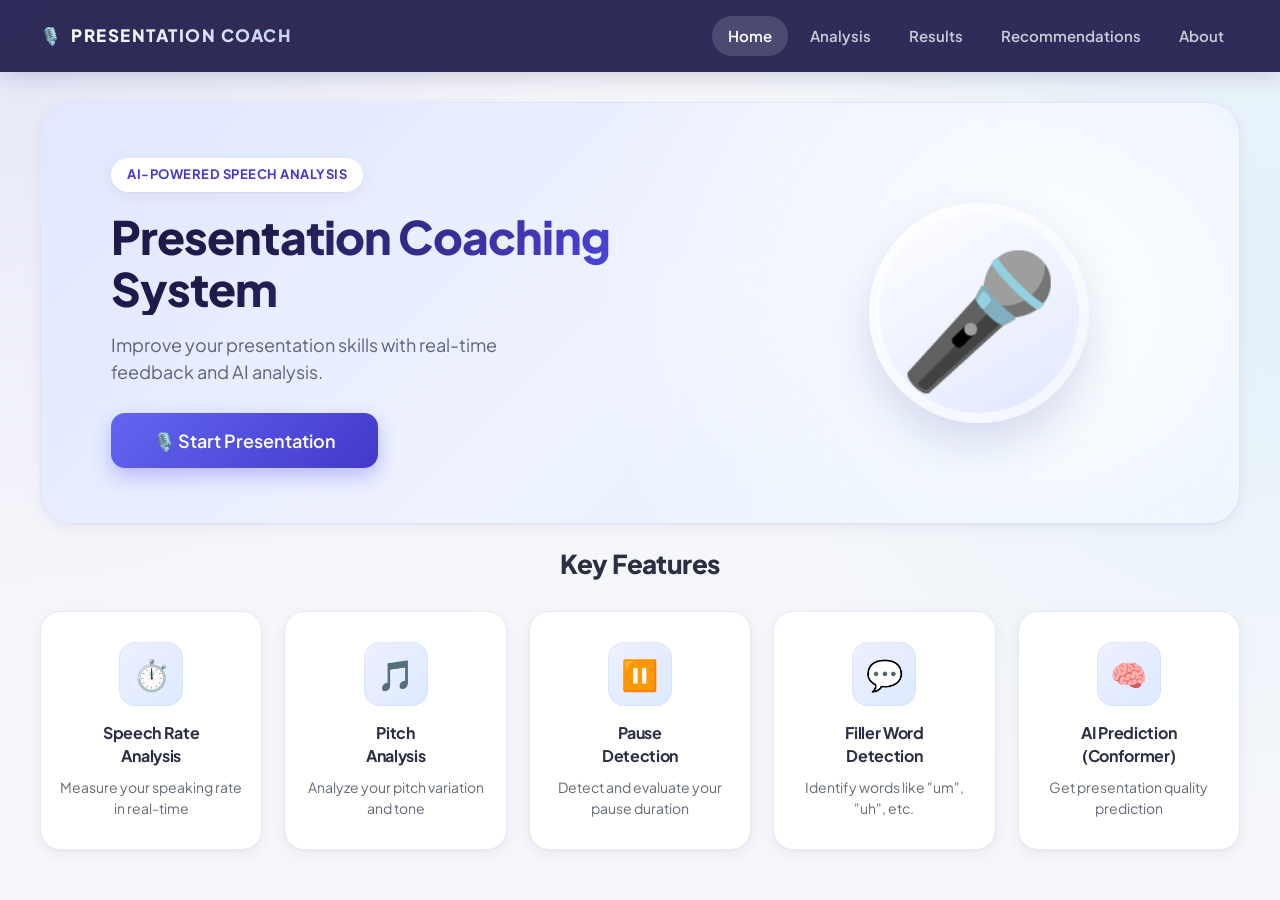
<file: frontend/index.html>
<!DOCTYPE html>
<html lang="en">
<head>
    <meta charset="UTF-8">
    <meta name="viewport" content="width=device-width, initial-scale=1.0">

    <title>Presentation Coach</title>

    <link rel="preconnect" href="https://fonts.googleapis.com">
    <link rel="preconnect" href="https://fonts.gstatic.com" crossorigin>
    <link href="https://fonts.googleapis.com/css2?family=Plus+Jakarta+Sans:wght@400;500;600;700;800&display=swap" rel="stylesheet">
    <link rel="stylesheet" href="style.css">
</head>

<body>

    
    <nav class="navbar">

        <div class="logo">
            🎙️
            <span>PRESENTATION COACH</span>
        </div>

        <button class="nav-toggle" id="navToggle" aria-label="Toggle navigation">☰</button>

        <div class="nav-links" id="navLinks">
            <a href="index.html" class="active">Home</a>
            <a href="analysis.html">Analysis</a>
            <a href="results.html">Results</a>
            <a href="recommendations.html">Recommendations</a>
            <a href="about.html">About</a>
        </div>

    </nav>


    
    <section class="hero">

        <div class="hero-text">

            <span class="hero-badge">AI-Powered Speech Analysis</span>

            <h1>Presentation Coaching<br>System</h1>

            <p>
                Improve your presentation skills with real-time feedback
                and AI analysis.
            </p>

            <button id="startButton">
                🎙️ Start Presentation
            </button>

        </div>


        <div class="hero-image">

            <div class="presentation-illustration">
                🎤
            </div>

        </div>

    </section>


    
    <section class="features">

        <h2>Key Features</h2>

        <div class="feature-container">

            <div class="feature-card">

                <div class="icon">⏱️</div>

                <h3>Speech Rate<br>Analysis</h3>

                <p>
                    Measure your speaking rate in real-time
                </p>

            </div>


            <div class="feature-card">

                <div class="icon">🎵</div>

                <h3>Pitch<br>Analysis</h3>

                <p>
                    Analyze your pitch variation and tone
                </p>

            </div>


            <div class="feature-card">

                <div class="icon">⏸️</div>

                <h3>Pause<br>Detection</h3>

                <p>
                    Detect and evaluate your pause duration
                </p>

            </div>


            <div class="feature-card">

                <div class="icon">💬</div>

                <h3>Filler Word<br>Detection</h3>

                <p>
                    Identify words like "um", "uh", etc.
                </p>

            </div>


            <div class="feature-card">

                <div class="icon">🧠</div>

                <h3>AI Prediction<br>(Conformer)</h3>

                <p>
                    Get presentation quality prediction
                </p>

            </div>

        </div>

    </section>


    <script src="script.js"></script>

</body>
</html>
</file>
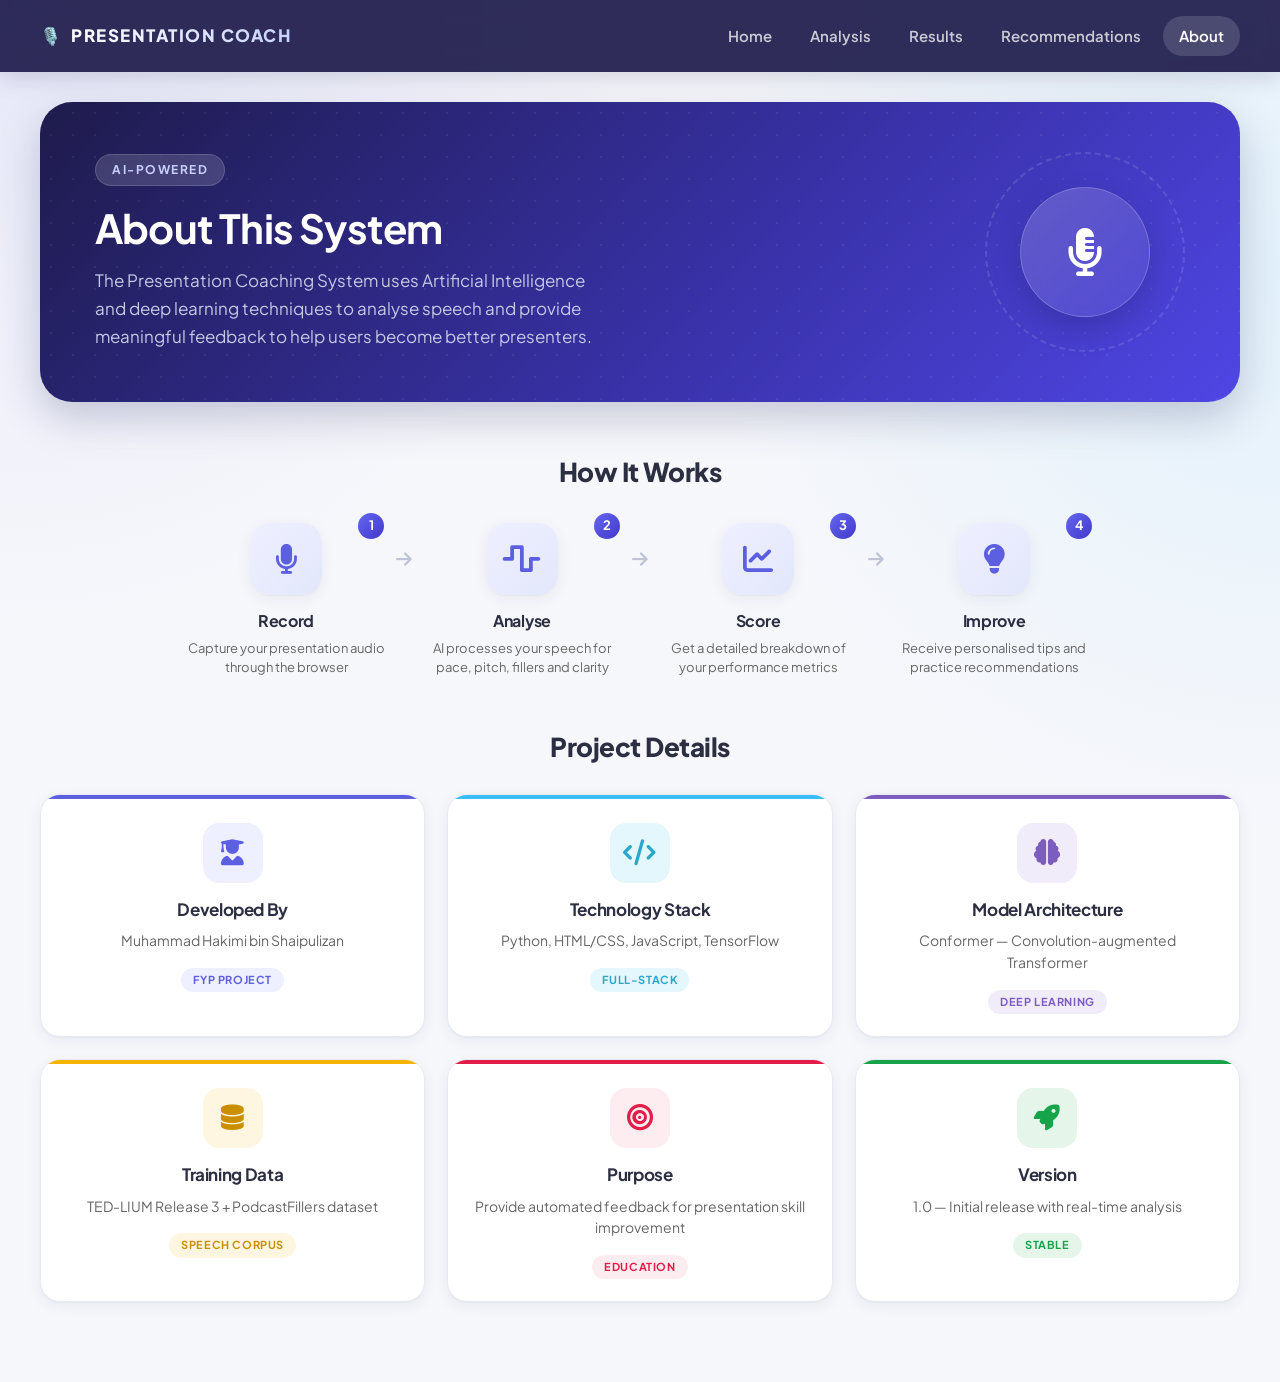
<file: frontend/about.html>
<!DOCTYPE html>
<html lang="en">

<head>
    <meta charset="UTF-8">
    <meta name="viewport" content="width=device-width, initial-scale=1.0">

    <title>About - Presentation Coach</title>

    <link rel="stylesheet"
        href="https://cdnjs.cloudflare.com/ajax/libs/font-awesome/6.5.1/css/all.min.css">

    <link rel="preconnect" href="https://fonts.googleapis.com">
    <link rel="preconnect" href="https://fonts.gstatic.com" crossorigin>
    <link href="https://fonts.googleapis.com/css2?family=Plus+Jakarta+Sans:wght@400;500;600;700;800&display=swap" rel="stylesheet">
    <link rel="stylesheet" href="style.css">
</head>

<body>

    
    <nav class="navbar">

        <div class="logo">
            🎙️
            <span>PRESENTATION COACH</span>
        </div>

        <button class="nav-toggle" id="navToggle" aria-label="Toggle navigation">☰</button>

        <div class="nav-links" id="navLinks">
            <a href="index.html">Home</a>
            <a href="analysis.html">Analysis</a>
            <a href="results.html">Results</a>
            <a href="recommendations.html">Recommendations</a>
            <a href="about.html" class="active">About</a>
        </div>

    </nav>


    
    <main class="about-container">

        
        <section class="about-hero">

            <div class="about-hero-text">
                <span class="about-badge">AI-Powered</span>
                <h1>About This System</h1>
                <p>
                    The Presentation Coaching System uses Artificial Intelligence
                    and deep learning techniques to analyse speech and provide
                    meaningful feedback to help users become better presenters.
                </p>
            </div>

            <div class="about-hero-visual">
                <div class="about-orb">
                    <i class="fa-solid fa-microphone-lines"></i>
                </div>
                <div class="about-orb-ring"></div>
            </div>

        </section>


        
        <section class="about-how">

            <h2>How It Works</h2>

            <div class="pipeline">

                <div class="pipeline-step">
                    <div class="step-number">1</div>
                    <div class="step-icon"><i class="fa-solid fa-microphone"></i></div>
                    <h3>Record</h3>
                    <p>Capture your presentation audio through the browser</p>
                </div>

                <div class="pipeline-arrow"><i class="fa-solid fa-arrow-right"></i></div>

                <div class="pipeline-step">
                    <div class="step-number">2</div>
                    <div class="step-icon"><i class="fa-solid fa-wave-square"></i></div>
                    <h3>Analyse</h3>
                    <p>AI processes your speech for pace, pitch, fillers and clarity</p>
                </div>

                <div class="pipeline-arrow"><i class="fa-solid fa-arrow-right"></i></div>

                <div class="pipeline-step">
                    <div class="step-number">3</div>
                    <div class="step-icon"><i class="fa-solid fa-chart-line"></i></div>
                    <h3>Score</h3>
                    <p>Get a detailed breakdown of your performance metrics</p>
                </div>

                <div class="pipeline-arrow"><i class="fa-solid fa-arrow-right"></i></div>

                <div class="pipeline-step">
                    <div class="step-number">4</div>
                    <div class="step-icon"><i class="fa-solid fa-lightbulb"></i></div>
                    <h3>Improve</h3>
                    <p>Receive personalised tips and practice recommendations</p>
                </div>

            </div>

        </section>


       
        <section class="about-details">

            <h2>Project Details</h2>

            <div class="about-grid-v2">

                <div class="about-card-v2 accent-indigo">
                    <div class="card-v2-icon">
                        <i class="fa-solid fa-user-graduate"></i>
                    </div>
                    <h3>Developed By</h3>
                    <p>Muhammad Hakimi bin Shaipulizan</p>
                    <span class="card-v2-tag">FYP Project</span>
                </div>

                <div class="about-card-v2 accent-teal">
                    <div class="card-v2-icon">
                        <i class="fa-solid fa-code"></i>
                    </div>
                    <h3>Technology Stack</h3>
                    <p>Python, HTML/CSS, JavaScript, TensorFlow</p>
                    <span class="card-v2-tag">Full-Stack</span>
                </div>

                <div class="about-card-v2 accent-violet">
                    <div class="card-v2-icon">
                        <i class="fa-solid fa-brain"></i>
                    </div>
                    <h3>Model Architecture</h3>
                    <p>Conformer — Convolution-augmented Transformer</p>
                    <span class="card-v2-tag">Deep Learning</span>
                </div>

                <div class="about-card-v2 accent-amber">
                    <div class="card-v2-icon">
                        <i class="fa-solid fa-database"></i>
                    </div>
                    <h3>Training Data</h3>
                    <p>TED-LIUM Release 3 + PodcastFillers dataset</p>
                    <span class="card-v2-tag">Speech Corpus</span>
                </div>

                <div class="about-card-v2 accent-rose">
                    <div class="card-v2-icon">
                        <i class="fa-solid fa-bullseye"></i>
                    </div>
                    <h3>Purpose</h3>
                    <p>Provide automated feedback for presentation skill improvement</p>
                    <span class="card-v2-tag">Education</span>
                </div>

                <div class="about-card-v2 accent-emerald">
                    <div class="card-v2-icon">
                        <i class="fa-solid fa-rocket"></i>
                    </div>
                    <h3>Version</h3>
                    <p>1.0 — Initial release with real-time analysis</p>
                    <span class="card-v2-tag">Stable</span>
                </div>

            </div>

        </section>

    </main>

    <script>
        
        const navToggle = document.getElementById('navToggle');
        const navLinks  = document.getElementById('navLinks');
        if (navToggle) {
            navToggle.addEventListener('click', () => navLinks.classList.toggle('open'));
        }
    </script>

</body>

</html>
</file>
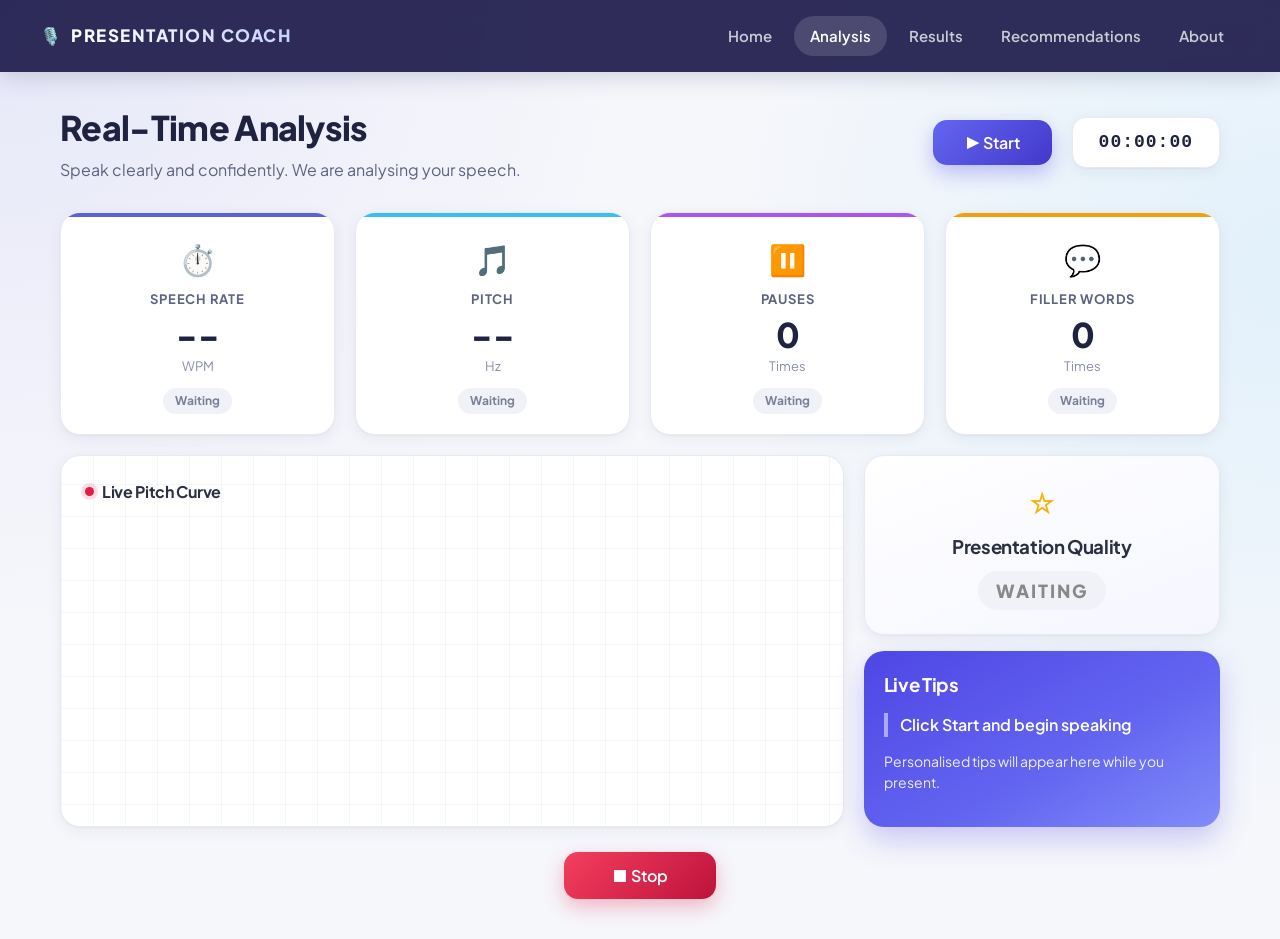
<file: frontend/analysis.html>
<!DOCTYPE html>
<html lang="en">
<head>
    <meta charset="UTF-8">
    <meta name="viewport" content="width=device-width, initial-scale=1.0">

    <title>Real-Time Analysis - Presentation Coach</title>

    <link rel="preconnect" href="https://fonts.googleapis.com">
    <link rel="preconnect" href="https://fonts.gstatic.com" crossorigin>
    <link href="https://fonts.googleapis.com/css2?family=Plus+Jakarta+Sans:wght@400;500;600;700;800&display=swap" rel="stylesheet">
    <link rel="stylesheet" href="style.css">
</head>

<body>

   
    <nav class="navbar">

        <div class="logo">
            🎙️
            <span>PRESENTATION COACH</span>
        </div>

        <button class="nav-toggle" id="navToggle" aria-label="Toggle navigation">☰</button>

        <div class="nav-links" id="navLinks">
            <a href="index.html">Home</a>
            <a href="analysis.html" class="active">Analysis</a>
            <a href="results.html">Results</a>
            <a href="recommendations.html">Recommendations</a>
            <a href="about.html">About</a>
        </div>

    </nav>


   
    <section class="analysis-header">

        <div>
            <h1>Real-Time Analysis</h1>
            <p>Speak clearly and confidently. We are analysing your speech.</p>
        </div>

        <div class="analysis-controls">

            <button id="startAnalysis">
                ▶ Start
            </button>

            <div class="timer" id="timer">
                00:00:00
            </div>

        </div>

    </section>


    
    <div class="mic-banner info" id="micBanner">
        <span id="micBannerIcon">🎤</span>
        <span id="micBannerText">Click Start and allow microphone access to begin.</span>
    </div>


    
    <section class="analysis-section">

        <div class="metrics-container">

            <div class="metric-card">
                <div class="metric-icon">⏱️</div>
                <h3>Speech Rate</h3>
                <div class="metric-value" id="speechRateValue">--</div>
                <p>WPM</p>
                <span class="status" id="speechRateStatus">Waiting</span>
            </div>

            <div class="metric-card">
                <div class="metric-icon">🎵</div>
                <h3>Pitch</h3>
                <div class="metric-value" id="pitchValue">--</div>
                <p>Hz</p>
                <span class="status" id="pitchStatus">Waiting</span>
            </div>

            <div class="metric-card">
                <div class="metric-icon">⏸️</div>
                <h3>Pauses</h3>
                <div class="metric-value" id="pauseValue">0</div>
                <p>Times</p>
                <span class="status" id="pauseStatus">Waiting</span>
            </div>

            <div class="metric-card">
                <div class="metric-icon">💬</div>
                <h3>Filler Words</h3>
                <div class="metric-value" id="fillerValue">0</div>
                <p>Times</p>
                <span class="status" id="fillerStatus">Waiting</span>
            </div>

        </div>


        
        <div class="analysis-content">

            
            <div class="graph-box">

                <h3>Live Pitch Curve</h3>

                <canvas id="pitchCanvas" width="600" height="200"></canvas>

                <p class="transcript-line" id="liveTranscript"></p>

            </div>


            
            <div class="analysis-right">

                <div class="quality-card">

                    <div class="metric-icon">☆</div>

                    <h3>Presentation Quality</h3>

                    <div class="quality-status" id="qualityStatus">
                        WAITING
                    </div>

                </div>


                <div class="tips-card">

                    <h3>Live Tips</h3>

                    <p id="tip1" class="tip-main" aria-live="polite">Click Start and begin speaking</p>
                    <p id="tip2">Personalised tips will appear here while you present.</p>
                    <p id="tip3" class="tip-footer"></p>

                </div>

            </div>

        </div>


       
        <div class="stop-container">

            <button id="stopAnalysis">
                ■ Stop
            </button>

        </div>

    </section>


    <script src="script.js"></script>

</body>
</html>
</file>
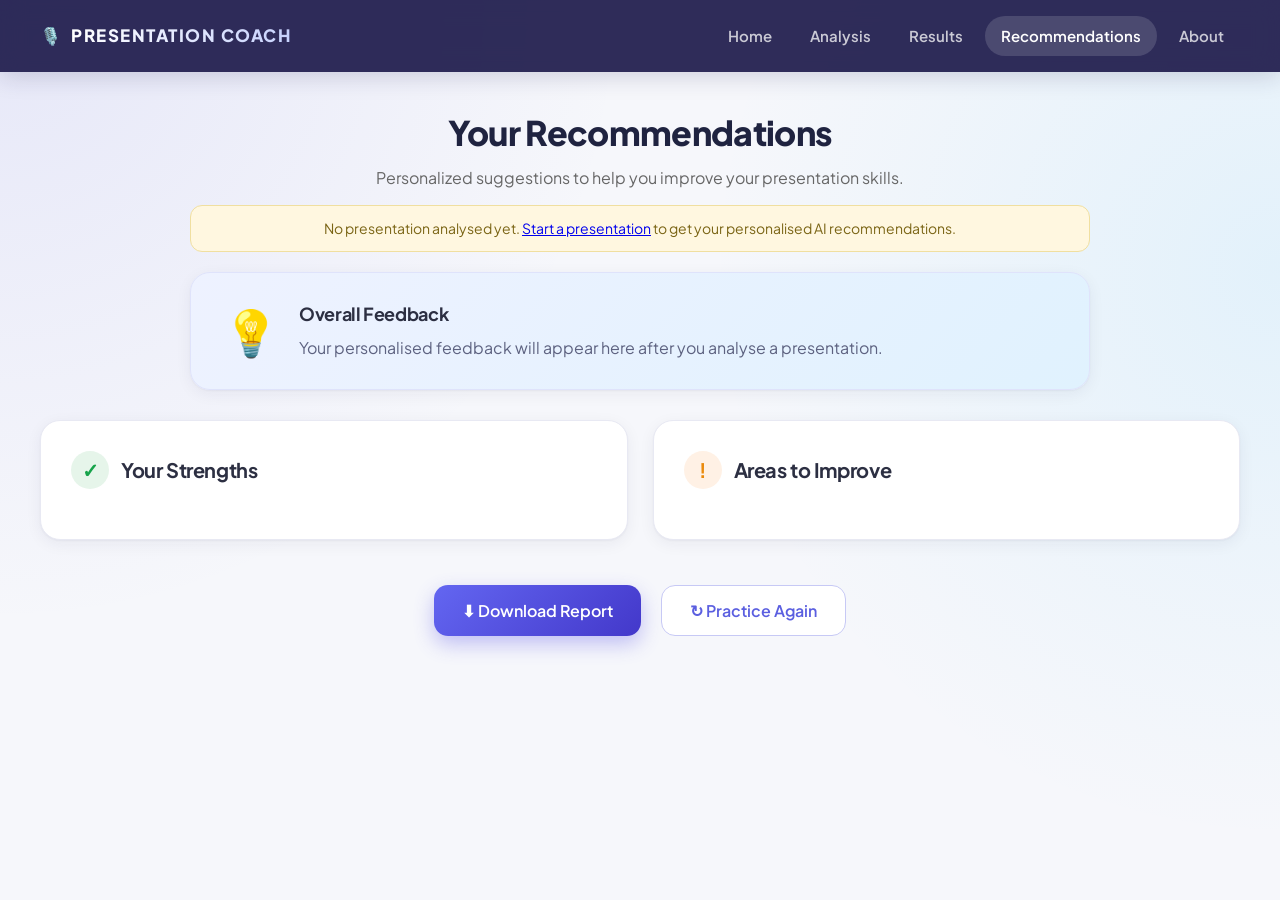
<file: frontend/recommendations.html>
<!DOCTYPE html>
<html lang="en">

<head>
    <meta charset="UTF-8">
    <meta name="viewport" content="width=device-width, initial-scale=1.0">

    <title>Recommendations - Presentation Coach</title>

    <link rel="preconnect" href="https://fonts.googleapis.com">
    <link rel="preconnect" href="https://fonts.gstatic.com" crossorigin>
    <link href="https://fonts.googleapis.com/css2?family=Plus+Jakarta+Sans:wght@400;500;600;700;800&display=swap" rel="stylesheet">
    <link rel="stylesheet" href="style.css">
</head>

<body>

    
    <nav class="navbar">

        <div class="logo">
            🎙️
            <span>PRESENTATION COACH</span>
        </div>

        <button class="nav-toggle" id="navToggle" aria-label="Toggle navigation">☰</button>

        <div class="nav-links" id="navLinks">
            <a href="index.html">Home</a>
            <a href="analysis.html">Analysis</a>
            <a href="results.html">Results</a>
            <a href="recommendations.html" class="active">Recommendations</a>
            <a href="about.html">About</a>
        </div>

    </nav>


    
    <section class="recommendation-header">

        <h1>Your Recommendations</h1>

        <p>
            Personalized suggestions to help you improve your presentation skills.
        </p>

    </section>


   
    <div class="demo-notice" id="demoNotice">
        No presentation analysed yet.
        <a href="analysis.html">Start a presentation</a> to get your personalised AI recommendations.
    </div>


    
    <section class="feedback-summary">

        <div class="summary-icon">💡</div>

        <div>
            <h2>Overall Feedback</h2>

            <p id="overallFeedbackText">
                Your personalised feedback will appear here after you analyse a presentation.
            </p>
        </div>

    </section>


    
    <section class="recommendations-container">


       
        <div class="recommendation-card strengths">

            <div class="recommendation-title">
                <span>✓</span>
                <h2>Your Strengths</h2>
            </div>

            <div id="strengthsList"></div>

        </div>


        
        <div class="recommendation-card improve">

            <div class="recommendation-title">
                <span>!</span>
                <h2>Areas to Improve</h2>
            </div>

            <div id="improveList"></div>

        </div>

    </section>


   
    <section class="recommendation-actions">

        <button id="downloadReport">
            ⬇ Download Report
        </button>

        <button id="practiceAgainRecommendation">
            ↻ Practice Again
        </button>

    </section>


    <script src="script.js"></script>

</body>

</html>
</file>
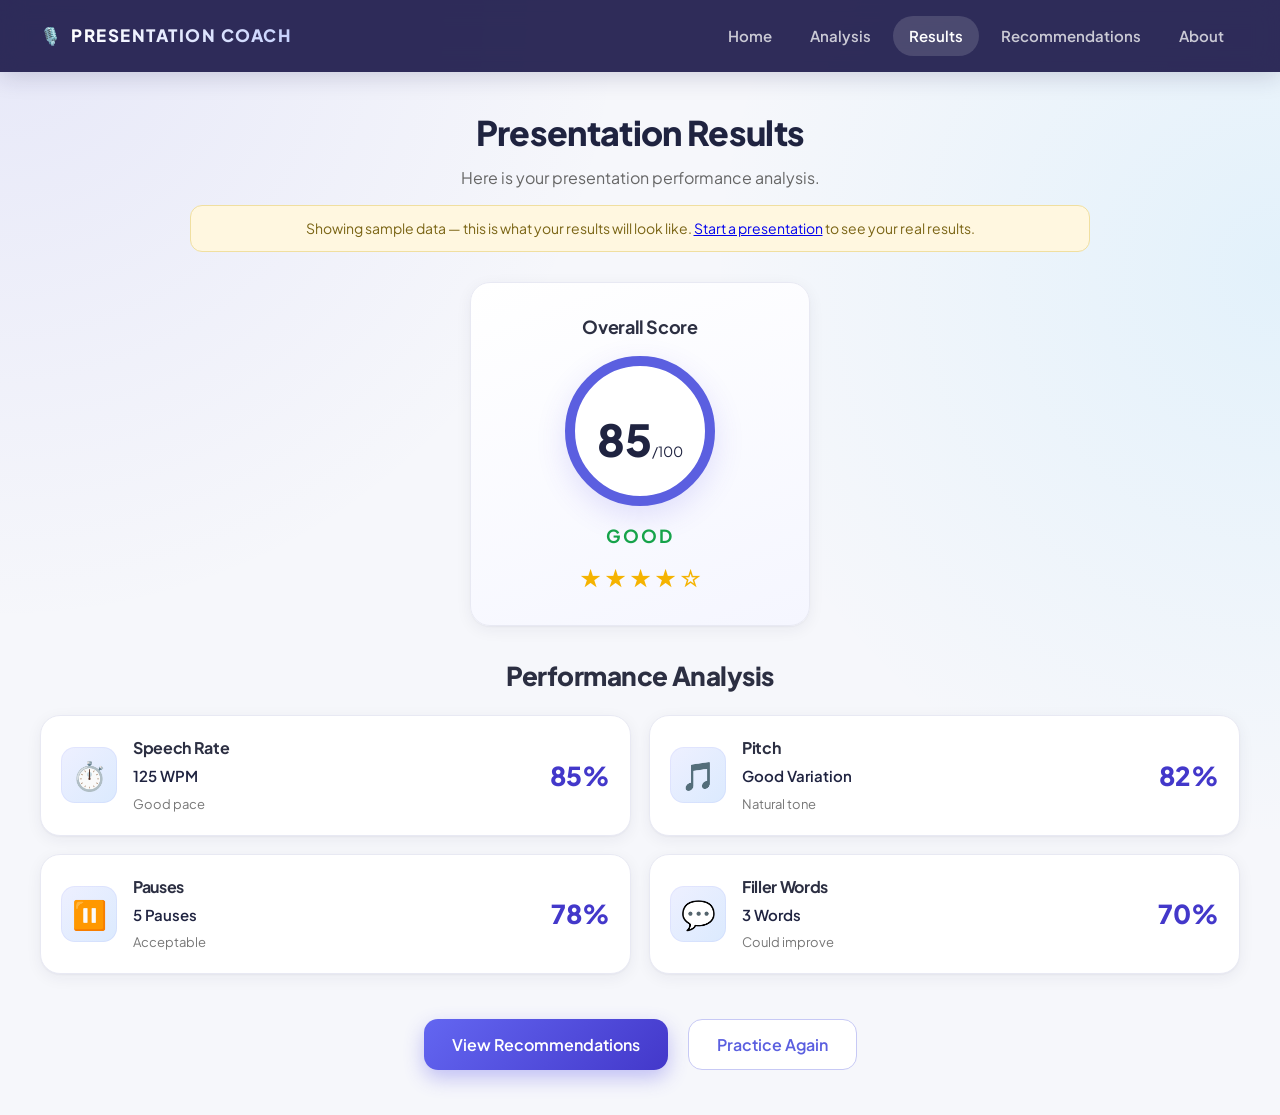
<file: frontend/results.html>
<!DOCTYPE html>
<html lang="en">

<head>
    <meta charset="UTF-8">
    <meta name="viewport" content="width=device-width, initial-scale=1.0">

    <title>Results - Presentation Coach</title>

    <link rel="preconnect" href="https://fonts.googleapis.com">
    <link rel="preconnect" href="https://fonts.gstatic.com" crossorigin>
    <link href="https://fonts.googleapis.com/css2?family=Plus+Jakarta+Sans:wght@400;500;600;700;800&display=swap" rel="stylesheet">
    <link rel="stylesheet" href="style.css">
</head>

<body>

    
    <nav class="navbar">

        <div class="logo">
            🎙️
            <span>PRESENTATION COACH</span>
        </div>

        <button class="nav-toggle" id="navToggle" aria-label="Toggle navigation">☰</button>

        <div class="nav-links" id="navLinks">
            <a href="index.html">Home</a>
            <a href="analysis.html">Analysis</a>
            <a href="results.html" class="active">Results</a>
            <a href="recommendations.html">Recommendations</a>
            <a href="about.html">About</a>
        </div>

    </nav>


   
    <section class="results-header">

        <h1>Presentation Results</h1>

        <p>
            Here is your presentation performance analysis.
        </p>

    </section>


   
    <div class="demo-notice" id="demoNotice">
        Showing sample data — this is what your results will look like.
        <a href="analysis.html">Start a presentation</a> to see your real results.
    </div>


    
    <section class="overall-section">

        <div class="overall-card">

            <h2>Overall Score</h2>

            <div class="score-circle">
                <span id="overallScore">85</span>
                <small>/100</small>
            </div>

            <h3 id="overallLabel">GOOD</h3>

            <div class="stars" id="starsRating">
                ★ ★ ★ ★ ☆
            </div>

        </div>

    </section>


    
    <section class="performance-section">

        <h2>Performance Analysis</h2>

        <div class="performance-container">

            
            <div class="performance-card">

                <div class="performance-icon">⏱️</div>

                <div class="performance-info">
                    <h3>Speech Rate</h3>
                    <p id="rateValueText">125 WPM</p>
                    <span id="rateStatusText">Good pace</span>
                </div>

                <div class="performance-score" id="rateScore">
                    85%
                </div>

            </div>


            
            <div class="performance-card">

                <div class="performance-icon">🎵</div>

                <div class="performance-info">
                    <h3>Pitch</h3>
                    <p id="pitchValueText">Good Variation</p>
                    <span id="pitchStatusText">Natural tone</span>
                </div>

                <div class="performance-score" id="pitchScore">
                    82%
                </div>

            </div>


            
            <div class="performance-card">

                <div class="performance-icon">⏸️</div>

                <div class="performance-info">
                    <h3>Pauses</h3>
                    <p id="pauseValueText">5 Pauses</p>
                    <span id="pauseStatusText">Acceptable</span>
                </div>

                <div class="performance-score" id="pauseScore">
                    78%
                </div>

            </div>


            
            <div class="performance-card">

                <div class="performance-icon">💬</div>

                <div class="performance-info">
                    <h3>Filler Words</h3>
                    <p id="fillerValueText">3 Words</p>
                    <span id="fillerStatusText">Could improve</span>
                </div>

                <div class="performance-score" id="fillerScore">
                    70%
                </div>

            </div>

        </div>

    </section>


    
    <section class="results-actions">

        <button id="viewRecommendations">
            View Recommendations
        </button>

        <button id="practiceAgain">
            Practice Again
        </button>

    </section>


    <script src="script.js"></script>

</body>

</html>
</file>
<file: frontend/style.css>
:root {
    --primary: #5b67ae;
    --primary-dark: #465299;
    --dark: #36394f;
    --accent: #4fc3e8;
    --success: #35a853;
    --danger: #e4003b;
    --danger-dark: #bf0032;
    --gold: #f5b301;
    --warning: #e47b22;
    --text: #34384a;
    --text-muted: #555b6e;
    --bg: #f5f5f5;
    --border: #d7d7d7;
    --container: 1200px;
    --shadow-sm: 0 2px 10px rgba(54, 57, 79, 0.06);
    --shadow: 0 8px 24px rgba(54, 57, 79, 0.1);
}

* {
    margin: 0;
    padding: 0;
    box-sizing: border-box;
}

body {
    font-family: Arial, sans-serif;
    background-color: var(--bg);
    color: var(--text);
    line-height: 1.5;
}


/* =========================
   PAGE CONTAINER (keeps content from stretching thin/empty on wide screens)
========================= */

.hero,
.features,
.analysis-header,
.mic-banner,
.analysis-section,
.results-header,
.overall-section,
.performance-section,
.results-actions,
.recommendation-header,
.recommendations-container,
.recommendation-actions,
.about-container {
    max-width: var(--container);
    margin-left: auto;
    margin-right: auto;
}


/* =========================
   NAVIGATION BAR
========================= */

.navbar {
    height: 85px;
    background: linear-gradient(135deg, var(--dark), #2c2f42);

    position: sticky;
    top: 0;
    z-index: 100;

    box-shadow: 0 2px 12px rgba(0, 0, 0, 0.18);

    display: flex;
    justify-content: space-between;
    align-items: center;

    padding: 0 45px;
}

.logo {
    display: flex;
    align-items: center;
    gap: 12px;

    color: white;
    font-size: 20px;
    font-weight: bold;
}

.logo span {
    letter-spacing: 0.5px;
}

.nav-links {
    display: flex;
    gap: 40px;
}

.nav-links a {
    color: white;
    text-decoration: none;

    font-size: 18px;
    font-weight: 600;

    transition: 0.3s;
}

.nav-links a:hover {
    color: var(--accent);
}

.nav-links .active {
    color: var(--accent);
}


/* =========================
   HERO SECTION
========================= */

.hero {
    display: flex;
    justify-content: space-between;
    align-items: center;

    min-height: 320px;

    margin-top: 30px;
    margin-bottom: 10px;

    padding: 55px 70px;

    background: linear-gradient(135deg, #eef0fb 0%, #f5f6fd 55%, #eaf7fc 100%);
    border-radius: 28px;

    box-shadow: var(--shadow-sm);
}

.hero-text {
    max-width: 500px;
}

.hero-badge {
    display: inline-block;

    background: #e1e5fb;
    color: var(--primary-dark);

    font-size: 13px;
    font-weight: 700;
    letter-spacing: 0.5px;
    text-transform: uppercase;

    padding: 7px 16px;
    border-radius: 999px;

    margin-bottom: 18px;
}

.hero-text h1 {
    font-size: 42px;
    line-height: 1.25;
    margin-bottom: 16px;

    color: #2c2f42;
}

.hero-text p {
    font-size: 18px;
    line-height: 1.5;

    color: var(--text-muted);

    margin-bottom: 28px;

    max-width: 420px;
}

#startButton {
    background: linear-gradient(135deg, var(--primary), var(--primary-dark));

    color: white;

    border: none;

    padding: 16px 42px;

    border-radius: 15px;

    font-size: 18px;
    font-weight: 600;

    cursor: pointer;

    box-shadow: 0 10px 24px rgba(91, 103, 174, 0.35);

    transition: 0.3s;
}

#startButton:hover {
    background: var(--primary-dark);
    transform: translateY(-2px);
    box-shadow: 0 14px 28px rgba(91, 103, 174, 0.42);
}


/* =========================
   HERO IMAGE
========================= */

.hero-image {
    display: flex;
    justify-content: center;
    align-items: center;

    width: 380px;
    height: 260px;
}

.presentation-illustration {
    font-size: 130px;

    width: 220px;
    height: 220px;

    display: flex;
    justify-content: center;
    align-items: center;

    background: linear-gradient(150deg, #ffffff, #e9ebf7);

    border-radius: 50%;

    box-shadow: 0 20px 45px rgba(91, 103, 174, 0.22), inset 0 0 0 10px rgba(255, 255, 255, 0.6);
}


/* =========================
   FEATURES SECTION
========================= */

.features {
    padding: 10px 0 50px;
}

.features h2 {
    text-align: center;

    font-size: 24px;

    margin-bottom: 28px;

    color: #2c2f42;
}

.feature-container {
    display: grid;
    grid-template-columns: repeat(5, 1fr);

    gap: 22px;
}

.feature-card {
    width: 100%;
    min-height: 210px;

    background: white;

    border: 1px solid #e4e5ec;

    border-radius: 18px;

    text-align: center;

    padding: 28px 18px;

    box-shadow: var(--shadow-sm);

    transition: 0.3s;
}

.feature-card:hover {
    transform: translateY(-6px);

    box-shadow: var(--shadow);
    border-color: #d3d7f3;
}

.icon {
    width: 64px;
    height: 64px;

    margin: 0 auto 16px;

    display: flex;
    justify-content: center;
    align-items: center;

    font-size: 30px;

    background: linear-gradient(135deg, #eef0ff, #e3e7fb);

    border-radius: 16px;
}

.feature-card h3 {
    font-size: 16px;

    line-height: 1.4;

    margin-bottom: 10px;

    color: #2c2f42;
}

.feature-card p {
    font-size: 14px;

    line-height: 1.5;

    color: #64697a;
}


/* =========================
   RESPONSIVE DESIGN
========================= */

@media (max-width: 1100px) {

    .feature-container {
        grid-template-columns: repeat(3, 1fr);
    }

}

@media (max-width: 850px) {

    .navbar {
        padding: 0 25px;
    }

    .nav-links {
        gap: 15px;
    }

    .nav-links a {
        font-size: 14px;
    }

    .hero {
        flex-direction: column;
        align-items: flex-start;
        gap: 25px;

        padding: 35px 30px;
        margin-top: 15px;
    }

    .hero-image {
        display: none;
    }

    .feature-container {
        grid-template-columns: repeat(2, 1fr);
    }

}

/* =========================
   REAL-TIME ANALYSIS PAGE
========================= */

.analysis-header {
    display: flex;
    justify-content: space-between;
    align-items: center;

    padding: 30px 20px 15px;
}

.analysis-header h1 {
    font-size: 30px;
    margin-bottom: 5px;
}

.analysis-header p {
    font-size: 16px;
    color: var(--text-muted);
}


/* Analysis Controls */

.analysis-controls {
    display: flex;
    align-items: center;
    gap: 20px;
}

#startAnalysis {
    background: linear-gradient(135deg, var(--primary), var(--primary-dark));
    color: white;

    border: none;
    border-radius: 15px;

    padding: 10px 30px;

    font-size: 16px;
    font-weight: 600;
    cursor: pointer;

    box-shadow: 0 8px 18px rgba(91, 103, 174, 0.3);

    transition: 0.3s;
}

#startAnalysis:hover {
    background: var(--primary-dark);
    transform: translateY(-2px);
}

.timer {
    border: 1px solid #d7d7d7;
    background: white;

    border-radius: 15px;

    padding: 10px 28px;

    font-size: 16px;
    font-weight: 600;
    color: var(--text-muted);

    min-width: 140px;
    text-align: center;

    box-shadow: var(--shadow-sm);
}


/* =========================
   METRIC CARDS
========================= */

.analysis-section {
    padding: 15px 20px 40px;
}

.metrics-container {
    display: grid;
    grid-template-columns: repeat(4, 1fr);

    gap: 20px;

    margin-bottom: 20px;
}

.metric-card {
    background: white;

    border: 1px solid #e4e5ec;
    border-radius: 18px;

    text-align: center;

    padding: 20px 12px;

    min-height: 150px;

    box-shadow: var(--shadow-sm);

    transition: 0.3s;
}

.metric-card:hover {
    box-shadow: var(--shadow);
}

.metric-icon {
    font-size: 38px;
    margin-bottom: 8px;
}

.metric-card h3 {
    font-size: 16px;
    margin-bottom: 5px;

    color: #2c2f42;
}

.metric-value {
    font-size: 22px;
    font-weight: 700;
    color: var(--success);

    margin-bottom: 2px;
}

.metric-card p {
    color: #666;
    margin-bottom: 5px;
}

.status {
    color: #777;
    font-size: 14px;
    font-weight: 600;
}


/* =========================
   MAIN ANALYSIS CONTENT
========================= */

.analysis-content {
    display: grid;
    grid-template-columns: 2.2fr 1fr;

    gap: 20px;
}


/* GRAPH */

.graph-box {
    background: white;

    border: 1px solid #e4e5ec;
    border-radius: 18px;

    min-height: 300px;

    padding: 24px;

    box-shadow: var(--shadow-sm);

    background-image:
        linear-gradient(rgba(0, 0, 0, 0.035) 1px, transparent 1px),
        linear-gradient(90deg, rgba(0, 0, 0, 0.035) 1px, transparent 1px);
    background-size: 32px 32px;
    background-position: 0 60px;
}

.graph-box h3 {
    font-size: 15px;
    font-weight: 700;
    margin-bottom: 20px;

    color: #2c2f42;
}


/* =========================
   RIGHT SIDE
========================= */

.analysis-right {
    display: flex;
    flex-direction: column;

    gap: 16px;
}

.quality-card {
    background: white;

    border: 1px solid #e4e5ec;
    border-radius: 18px;

    text-align: center;

    padding: 24px 18px;

    min-height: 140px;

    box-shadow: var(--shadow-sm);
}

.quality-card .metric-icon {
    color: var(--gold);
}

.quality-card h3 {
    margin-bottom: 10px;
    color: #2c2f42;
}

.quality-status {
    color: #888;

    font-size: 22px;
    font-weight: 700;

    letter-spacing: 2px;
}


.tips-card {
    background: linear-gradient(135deg, #e4e7f7, #dfe1f2);

    border-radius: 18px;

    padding: 20px;

    flex: 1;

    box-shadow: var(--shadow-sm);
}

.tips-card h3 {
    margin-bottom: 14px;
    color: #2c2f42;
}

.tips-card p {
    margin-bottom: 14px;

    color: var(--text-muted);

    line-height: 1.5;
}


/* =========================
   STOP BUTTON
========================= */

.stop-container {
    display: flex;
    justify-content: center;

    margin-top: 25px;
}

#stopAnalysis {
    background: linear-gradient(135deg, var(--danger), var(--danger-dark));

    color: white;

    border: none;

    border-radius: 15px;

    padding: 10px 40px;

    font-size: 16px;
    font-weight: 600;

    cursor: pointer;

    box-shadow: 0 8px 18px rgba(228, 0, 59, 0.3);

    transition: 0.3s;
}

#stopAnalysis:hover {
    background: var(--danger-dark);
    transform: translateY(-2px);
}


/* =========================
   RESPONSIVE
========================= */

@media (max-width: 850px) {

    .metrics-container {
        grid-template-columns: repeat(2, 1fr);
    }

    .analysis-content {
        grid-template-columns: 1fr;
    }

}


/* =========================
   RESULTS PAGE
========================= */

.results-header {
    text-align: center;
    padding: 35px 20px 15px;
}

.results-header h1 {
    font-size: 32px;
    margin-bottom: 8px;
}

.results-header p {
    color: #666;
}


/* OVERALL SCORE */

.overall-section {
    display: flex;
    justify-content: center;
    padding: 10px 20px 20px;
}

.overall-card {
    width: 300px;
    background: white;

    border: 1px solid #e4e5ec;
    border-radius: 20px;

    text-align: center;
    padding: 26px;

    box-shadow: var(--shadow-sm);
}

.overall-card h2 {
    font-size: 18px;
    margin-bottom: 16px;
    color: #2c2f42;
}

.score-circle {
    width: 130px;
    height: 130px;

    margin: 0 auto 16px;

    border: 9px solid var(--primary);
    border-radius: 50%;

    display: flex;
    justify-content: center;
    align-items: baseline;

    padding-top: 34px;

    box-shadow: var(--shadow-sm);
}

.score-circle span {
    font-size: 38px;
    font-weight: bold;
}

.score-circle small {
    font-size: 14px;
}

.overall-card h3 {
    color: var(--success);
    letter-spacing: 2px;
    margin-bottom: 10px;
    font-size: 18px;
}

.overall-card h3.good { color: var(--success); }
.overall-card h3.average { color: var(--warning); }
.overall-card h3.poor { color: var(--danger); }

.score-circle.good { border-color: var(--success); }
.score-circle.average { border-color: var(--warning); }
.score-circle.poor { border-color: var(--danger); }

.stars {
    font-size: 24px;
    color: var(--gold);
}


/* =========================
   PERFORMANCE ANALYSIS
========================= */

.performance-section {
    padding: 10px 0 20px;
}

.performance-section h2 {
    text-align: center;
    font-size: 22px;
    margin-bottom: 20px;
    color: #2c2f42;
}

.performance-container {
    display: grid;
    grid-template-columns: repeat(2, 1fr);
    gap: 18px;
}

.performance-card {
    display: flex;
    align-items: center;

    background: white;

    border: 1px solid #e4e5ec;
    border-radius: 16px;

    padding: 18px;

    box-shadow: var(--shadow-sm);

    transition: 0.3s;
}

.performance-card:hover {
    box-shadow: var(--shadow);
}

.performance-icon {
    width: 56px;
    height: 56px;
    min-width: 56px;

    display: flex;
    align-items: center;
    justify-content: center;

    font-size: 28px;
    margin-right: 16px;

    background: linear-gradient(135deg, #eef0ff, #e3e7fb);
    border-radius: 14px;
}

.performance-info {
    flex: 1;
}

.performance-info h3 {
    font-size: 16px;
    margin-bottom: 5px;
    color: #2c2f42;
}

.performance-info p {
    font-size: 15px;
    margin-bottom: 3px;
    font-weight: 600;
}

.performance-info span {
    font-size: 13px;
    color: #777;
}

.performance-score {
    font-size: 22px;
    font-weight: bold;
    color: var(--primary);
}


/* =========================
   RESULTS BUTTONS
========================= */

.results-actions {
    display: flex;
    justify-content: center;
    gap: 20px;

    padding: 25px 0 45px;
}

#viewRecommendations {
    background: linear-gradient(135deg, var(--primary), var(--primary-dark));
    color: white;

    border: none;
    border-radius: 12px;

    padding: 14px 28px;

    font-size: 16px;
    font-weight: 600;
    cursor: pointer;

    box-shadow: 0 8px 18px rgba(91, 103, 174, 0.3);
}

#practiceAgain {
    background: white;
    color: var(--primary);

    border: 1px solid var(--primary);
    border-radius: 12px;

    padding: 14px 28px;

    font-size: 16px;
    font-weight: 600;
    cursor: pointer;
}

#viewRecommendations:hover,
#practiceAgain:hover {
    transform: translateY(-2px);
}


/* RESULTS RESPONSIVE */

@media (max-width: 700px) {

    .performance-section {
        padding: 15px 20px;
    }

    .performance-container {
        grid-template-columns: 1fr;
    }

}

/* =========================
   RECOMMENDATIONS PAGE
========================= */

.recommendation-header {
    text-align: center;
    padding: 35px 20px 15px;
}

.recommendation-header h1 {
    font-size: 32px;
    margin-bottom: 8px;
}

.recommendation-header p {
    color: #666;
}


/* =========================
   OVERALL FEEDBACK
========================= */

.feedback-summary {
    max-width: 900px;

    margin: 0 auto 30px;

    display: flex;
    align-items: center;

    gap: 20px;

    background: linear-gradient(135deg, #eef0fa, #e6e9f7);

    border-radius: 20px;

    padding: 24px 32px;

    box-shadow: var(--shadow-sm);
}

.summary-icon {
    font-size: 45px;
}

.feedback-summary h2 {
    font-size: 18px;
    margin-bottom: 8px;
    color: #2c2f42;
}

.feedback-summary p {
    color: var(--text-muted);
    line-height: 1.6;
}


/* =========================
   RECOMMENDATION CARDS
========================= */

.recommendations-container {
    display: grid;

    grid-template-columns: 1fr 1fr;

    gap: 25px;

    padding-bottom: 10px;
}

.recommendation-card {
    background: white;

    border: 1px solid #e4e5ec;

    border-radius: 20px;

    padding: 28px;

    box-shadow: var(--shadow-sm);
}

.recommendation-title {
    display: flex;

    align-items: center;

    gap: 12px;

    margin-bottom: 20px;
}

.recommendation-title span {
    width: 38px;
    height: 38px;

    display: flex;
    justify-content: center;
    align-items: center;

    border-radius: 50%;

    font-size: 20px;
    font-weight: bold;

    background: #e6f5ea;

    color: var(--success);
}

.improve .recommendation-title span {
    background: #fff1e5;
    color: var(--warning);
}

.recommendation-title h2 {
    font-size: 20px;
    color: #2c2f42;
}


/* Recommendation Items */

.recommendation-item {
    padding: 15px 0;

    border-top: 1px solid #e5e5e5;
}

.recommendation-item h3 {
    font-size: 16px;

    margin-bottom: 8px;

    color: #2c2f42;
}

.recommendation-item p {
    color: #666;

    line-height: 1.5;

    font-size: 14px;
}


/* =========================
   ACTION BUTTONS
========================= */

.recommendation-actions {
    display: flex;

    justify-content: center;

    gap: 20px;

    padding: 35px 0 50px;
}

#downloadReport {
    background: linear-gradient(135deg, var(--primary), var(--primary-dark));

    color: white;

    border: none;

    border-radius: 12px;

    padding: 14px 28px;

    font-size: 16px;
    font-weight: 600;

    cursor: pointer;

    box-shadow: 0 8px 18px rgba(91, 103, 174, 0.3);
}

#practiceAgainRecommendation {
    background: white;

    color: var(--primary);

    border: 1px solid var(--primary);

    border-radius: 12px;

    padding: 14px 28px;

    font-size: 16px;
    font-weight: 600;

    cursor: pointer;
}

#downloadReport:hover,
#practiceAgainRecommendation:hover {
    transform: translateY(-2px);
}


/* RESPONSIVE */

@media (max-width: 750px) {

    .recommendations-container {
        grid-template-columns: 1fr;

        padding: 0 20px;
    }

    .feedback-summary {
        margin: 0 20px 25px;
    }

}

/* ============================= */
/* ABOUT PAGE                    */
/* ============================= */

.about-container {
    padding: 30px 0 60px;
    min-height: 80vh;
}


/* ---------- Hero ---------- */

.about-hero {
    display: flex;
    justify-content: space-between;
    align-items: center;

    margin-bottom: 50px;
    padding: 50px 55px;

    background: linear-gradient(135deg, #3c4170 0%, #4e5499 50%, #5a6cc7 100%);
    border-radius: 28px;

    position: relative;
    overflow: hidden;

    box-shadow: 0 16px 40px rgba(60, 65, 112, 0.25);
}

/* Subtle decorative dots */
.about-hero::before {
    content: '';
    position: absolute;
    inset: 0;

    background-image:
        radial-gradient(rgba(255, 255, 255, 0.06) 1px, transparent 1px);
    background-size: 22px 22px;

    pointer-events: none;
}

.about-hero-text {
    max-width: 520px;
    position: relative;
    z-index: 1;
}

.about-badge {
    display: inline-block;

    background: rgba(255, 255, 255, 0.15);
    backdrop-filter: blur(6px);
    color: #c9d0ff;

    font-size: 12px;
    font-weight: 700;
    letter-spacing: 1.5px;
    text-transform: uppercase;

    padding: 6px 16px;
    border-radius: 999px;
    border: 1px solid rgba(255, 255, 255, 0.15);

    margin-bottom: 18px;
}

.about-hero-text h1 {
    font-size: 40px;
    line-height: 1.2;
    color: white;
    margin-bottom: 14px;
}

.about-hero-text p {
    font-size: 17px;
    line-height: 1.65;
    color: #c5c9e4;
}


/* Animated orb */

.about-hero-visual {
    position: relative;
    width: 200px;
    height: 200px;
    flex-shrink: 0;
}

.about-orb {
    width: 130px;
    height: 130px;

    position: absolute;
    top: 50%;
    left: 50%;
    transform: translate(-50%, -50%);

    display: flex;
    justify-content: center;
    align-items: center;

    background: linear-gradient(135deg, rgba(255, 255, 255, 0.18), rgba(255, 255, 255, 0.06));
    backdrop-filter: blur(10px);

    border-radius: 50%;
    border: 1px solid rgba(255, 255, 255, 0.2);

    font-size: 48px;
    color: white;

    z-index: 1;

    box-shadow: 0 12px 30px rgba(0, 0, 0, 0.15);
}

.about-orb-ring {
    position: absolute;
    inset: 0;

    border: 2px dashed rgba(255, 255, 255, 0.12);
    border-radius: 50%;

    animation: about-spin 20s linear infinite;
}

@keyframes about-spin {
    to { transform: rotate(360deg); }
}


/* ---------- How It Works ---------- */

.about-how {
    margin-bottom: 50px;
}

.about-how h2 {
    text-align: center;
    font-size: 26px;
    color: #2c2f42;
    margin-bottom: 32px;
}

.pipeline {
    display: flex;
    align-items: flex-start;
    justify-content: center;
    gap: 0;
}

.pipeline-step {
    flex: 1;
    max-width: 220px;
    text-align: center;
    position: relative;
    padding: 0 10px;
}

.step-number {
    position: absolute;
    top: -10px;
    right: 12px;

    width: 26px;
    height: 26px;

    display: flex;
    justify-content: center;
    align-items: center;

    background: var(--primary);
    color: white;

    font-size: 13px;
    font-weight: 700;

    border-radius: 50%;

    z-index: 2;
}

.step-icon {
    width: 72px;
    height: 72px;

    margin: 0 auto 14px;

    display: flex;
    justify-content: center;
    align-items: center;

    font-size: 30px;
    color: var(--primary);

    background: linear-gradient(135deg, #eef0ff, #e3e7fb);
    border-radius: 20px;

    box-shadow: var(--shadow-sm);

    transition: 0.3s;
}

.pipeline-step:hover .step-icon {
    transform: translateY(-4px);
    box-shadow: var(--shadow);
}

.pipeline-step h3 {
    font-size: 16px;
    color: #2c2f42;
    margin-bottom: 6px;
}

.pipeline-step p {
    font-size: 13px;
    color: #666;
    line-height: 1.45;
}

.pipeline-arrow {
    display: flex;
    align-items: center;

    padding-top: 28px;

    font-size: 18px;
    color: #bfc3d6;
}


/* ---------- Detail Cards ---------- */

.about-details {
    margin-bottom: 20px;
}

.about-details h2 {
    text-align: center;
    font-size: 26px;
    color: #2c2f42;
    margin-bottom: 28px;
}

.about-grid-v2 {
    display: grid;
    grid-template-columns: repeat(3, 1fr);
    gap: 22px;
}

.about-card-v2 {
    background: white;
    border: 1px solid #e4e5ec;
    border-radius: 20px;

    padding: 28px 24px 22px;

    text-align: center;

    box-shadow: var(--shadow-sm);

    transition: 0.3s;

    position: relative;
    overflow: hidden;
}

/* Top accent stripe */
.about-card-v2::before {
    content: '';
    position: absolute;
    top: 0;
    left: 0;
    right: 0;
    height: 4px;
}

.about-card-v2:hover {
    transform: translateY(-6px);
    box-shadow: var(--shadow);
}

.card-v2-icon {
    width: 60px;
    height: 60px;

    margin: 0 auto 14px;

    display: flex;
    justify-content: center;
    align-items: center;

    font-size: 26px;
    border-radius: 16px;
}

.about-card-v2 h3 {
    font-size: 17px;
    color: #2c2f42;
    margin-bottom: 8px;
}

.about-card-v2 p {
    font-size: 14px;
    color: #666;
    line-height: 1.55;
    margin-bottom: 14px;
}

.card-v2-tag {
    display: inline-block;

    font-size: 11px;
    font-weight: 700;
    letter-spacing: 0.6px;
    text-transform: uppercase;

    padding: 4px 12px;
    border-radius: 999px;
}


/* ---------- Accent variants ---------- */

.accent-indigo::before { background: var(--primary); }
.accent-indigo .card-v2-icon { background: #eef0ff; color: var(--primary); }
.accent-indigo .card-v2-tag { background: #eef0ff; color: var(--primary); }

.accent-teal::before { background: var(--accent); }
.accent-teal .card-v2-icon { background: #e4f7fc; color: #2aa7c9; }
.accent-teal .card-v2-tag { background: #e4f7fc; color: #2aa7c9; }

.accent-violet::before { background: #7c5cbf; }
.accent-violet .card-v2-icon { background: #f0ecfa; color: #7c5cbf; }
.accent-violet .card-v2-tag { background: #f0ecfa; color: #7c5cbf; }

.accent-amber::before { background: var(--gold); }
.accent-amber .card-v2-icon { background: #fef6e0; color: #c98f00; }
.accent-amber .card-v2-tag { background: #fef6e0; color: #c98f00; }

.accent-rose::before { background: var(--danger); }
.accent-rose .card-v2-icon { background: #fdedf1; color: var(--danger); }
.accent-rose .card-v2-tag { background: #fdedf1; color: var(--danger); }

.accent-emerald::before { background: var(--success); }
.accent-emerald .card-v2-icon { background: #e6f5ea; color: var(--success); }
.accent-emerald .card-v2-tag { background: #e6f5ea; color: var(--success); }


/* ---------- Responsive ---------- */

@media (max-width: 900px) {

    .about-hero {
        flex-direction: column;
        padding: 35px 30px;
        text-align: center;
    }

    .about-hero-text {
        max-width: 100%;
    }

    .about-hero-visual {
        width: 140px;
        height: 140px;
        margin-top: 15px;
    }

    .about-orb {
        width: 90px;
        height: 90px;
        font-size: 34px;
    }

    .pipeline {
        flex-wrap: wrap;
        gap: 20px;
    }

    .pipeline-arrow {
        display: none;
    }

    .pipeline-step {
        flex: 0 0 calc(50% - 10px);
        max-width: none;
    }

    .about-grid-v2 {
        grid-template-columns: repeat(2, 1fr);
    }

}

@media (max-width: 600px) {

    .about-grid-v2 {
        grid-template-columns: 1fr;
    }

    .pipeline-step {
        flex: 0 0 100%;
    }

}
/* =========================
   MOBILE NAV TOGGLE
========================= */

.nav-toggle {
    display: none;

    background: none;
    border: none;

    font-size: 26px;
    color: white;

    cursor: pointer;
}

@media (max-width: 850px) {

    .nav-toggle {
        display: block;
    }

    .nav-links {
        position: absolute;
        top: 85px;
        left: 0;
        right: 0;

        flex-direction: column;
        gap: 0;

        background: var(--dark);

        max-height: 0;
        overflow: hidden;

        transition: max-height 0.3s ease;

        z-index: 50;
    }

    .nav-links.open {
        max-height: 320px;
    }

    .nav-links a {
        padding: 16px 25px;
        width: 100%;
        border-top: 1px solid rgba(255, 255, 255, 0.08);
    }
}


/* =========================
   MIC / STATUS BANNERS
========================= */

.mic-banner {
    display: none;

    align-items: center;
    gap: 12px;

    margin-top: 0;
    margin-bottom: 15px;
    padding: 14px 18px;

    border-radius: 12px;

    font-size: 14px;
    line-height: 1.4;
}

.mic-banner.show {
    display: flex;
}

.mic-banner.error {
    background: #fdecef;
    color: var(--danger-dark);
    border: 1px solid #f4c2ce;
}

.mic-banner.info {
    background: #eef0fa;
    color: var(--primary-dark);
    border: 1px solid #ccd1ee;
}


/* =========================
   LIVE CANVAS GRAPH
========================= */

#pitchCanvas {
    width: 100%;
    height: 200px;

    display: block;
}




.status.good { color: var(--success); }
.status.average { color: var(--warning); }
.status.poor { color: var(--danger); }

.quality-status.good { color: var(--success); }
.quality-status.average { color: var(--warning); }
.quality-status.poor { color: var(--danger); }


/* =========================
   DEMO DATA NOTICE (results/recommendations)
========================= */

.demo-notice {
    display: none;

    max-width: 900px;
    margin: 0 auto 20px;

    background: #fff7e0;
    border: 1px solid #f0dfa0;
    color: #7a6414;

    border-radius: 12px;

    padding: 12px 20px;

    font-size: 14px;
    text-align: center;
}

.demo-notice.show {
    display: block;
}


/* =========================
   PRINT REPORT
========================= */

@media print {

    .navbar,
    .results-actions,
    .recommendation-actions,
    .demo-notice {
        display: none !important;
    }

    body {
        background: white;
    }
}

.transcript-line {
    margin-top: 10px;

    font-size: 13px;
    font-style: italic;
    color: var(--text-muted);

    min-height: 18px;

    overflow: hidden;
    text-overflow: ellipsis;
    white-space: nowrap;
}


/* =========================================================
   VISUAL REFRESH
   Overrides the styles above. Delete this section to revert.
========================================================= */

:root {
    --primary: #5b5fe0;
    --primary-dark: #4338ca;
    --primary-soft: #eef0ff;
    --dark: #1e1b4b;
    --accent: #38bdf8;
    --success: #16a34a;
    --warning: #ea8a0c;
    --danger: #e11d48;
    --danger-dark: #be123c;
    --text: #1f2340;
    --text-muted: #5d6280;
    --bg: #f6f7fb;
    --card-border: #e8e9f3;
    --radius: 20px;
    --shadow-sm: 0 1px 2px rgba(30, 27, 75, 0.04), 0 4px 16px rgba(30, 27, 75, 0.06);
    --shadow: 0 2px 4px rgba(30, 27, 75, 0.05), 0 16px 40px rgba(30, 27, 75, 0.12);
}

body {
    font-family: "Plus Jakarta Sans", "Segoe UI", Arial, sans-serif;
    background:
        radial-gradient(circle at 0% 0%, rgba(91, 95, 224, 0.10), transparent 40%),
        radial-gradient(circle at 100% 30%, rgba(56, 189, 248, 0.10), transparent 40%),
        var(--bg);
    background-attachment: fixed;
    min-height: 100vh;
    -webkit-font-smoothing: antialiased;
}

h1, h2, h3 {
    color: var(--text);
    letter-spacing: -0.02em;
}

button {
    font-family: inherit;
}

button:focus-visible,
a:focus-visible {
    outline: 3px solid rgba(91, 95, 224, 0.45);
    outline-offset: 3px;
}


/* ---------- Page entrance ---------- */

@keyframes fade-up {
    from { opacity: 0; transform: translateY(14px); }
    to { opacity: 1; transform: translateY(0); }
}

.hero, .features, .analysis-header, .analysis-section,
.results-header, .overall-section, .performance-section,
.recommendation-header, .feedback-summary, .recommendations-container,
.about-container {
    animation: fade-up 0.5s ease both;
}

.features, .analysis-section, .overall-section, .recommendations-container {
    animation-delay: 0.08s;
}

.performance-section {
    animation-delay: 0.16s;
}


/* ---------- Navbar ---------- */

.navbar {
    height: 72px;
    padding: 0 40px;
    background: rgba(30, 27, 75, 0.92);
    backdrop-filter: blur(12px);
    -webkit-backdrop-filter: blur(12px);
    box-shadow: 0 4px 24px rgba(30, 27, 75, 0.18);
}

.logo {
    font-size: 17px;
    font-weight: 800;
    gap: 10px;
}

.logo span {
    letter-spacing: 1.5px;
    background: linear-gradient(90deg, #ffffff, #c7d2fe);
    -webkit-background-clip: text;
    background-clip: text;
    color: transparent;
}

.nav-links {
    gap: 6px;
}

.nav-links a {
    font-size: 15px;
    font-weight: 600;
    color: rgba(255, 255, 255, 0.75);
    padding: 9px 16px;
    border-radius: 999px;
    transition: background 0.2s, color 0.2s;
}

.nav-links a:hover {
    color: white;
    background: rgba(255, 255, 255, 0.08);
}

.nav-links .active {
    color: white;
    background: rgba(255, 255, 255, 0.14);
}


/* ---------- Buttons ---------- */

#startButton,
#startAnalysis,
#viewRecommendations,
#downloadReport {
    background: linear-gradient(135deg, #6366f1, #4338ca);
    border-radius: 14px;
    box-shadow: 0 8px 20px rgba(79, 70, 229, 0.32);
    transition: transform 0.2s, box-shadow 0.2s, filter 0.2s;
}

#startButton:hover,
#startAnalysis:hover,
#viewRecommendations:hover,
#downloadReport:hover {
    background: linear-gradient(135deg, #6366f1, #4338ca);
    filter: brightness(1.08);
    transform: translateY(-2px);
    box-shadow: 0 14px 28px rgba(79, 70, 229, 0.4);
}

#startAnalysis {
    padding: 12px 32px;
}

#practiceAgain,
#practiceAgainRecommendation {
    background: white;
    border: 1.5px solid #c7c9f5;
    border-radius: 14px;
    transition: transform 0.2s, background 0.2s, border-color 0.2s;
}

#practiceAgain:hover,
#practiceAgainRecommendation:hover {
    background: var(--primary-soft);
    border-color: var(--primary);
}

#stopAnalysis {
    background: linear-gradient(135deg, #f43f5e, #be123c);
    border-radius: 14px;
    padding: 13px 48px;
    box-shadow: 0 8px 20px rgba(225, 29, 72, 0.3);
    transition: transform 0.2s, box-shadow 0.2s, filter 0.2s;
}

#stopAnalysis:hover {
    background: linear-gradient(135deg, #f43f5e, #be123c);
    filter: brightness(1.08);
    box-shadow: 0 14px 28px rgba(225, 29, 72, 0.38);
}

#stopAnalysis:disabled {
    background: #9ca3af;
    box-shadow: none;
    filter: none;
    transform: none;
    cursor: wait;
}


/* ---------- Shared card look ---------- */

.feature-card,
.metric-card,
.graph-box,
.quality-card,
.overall-card,
.performance-card,
.recommendation-card,
.about-card-v2 {
    border: 1px solid var(--card-border);
    border-radius: var(--radius);
    box-shadow: var(--shadow-sm);
}


/* ---------- Home hero ---------- */

.hero {
    background:
        radial-gradient(circle at 85% 50%, rgba(255, 255, 255, 0.9), transparent 45%),
        linear-gradient(135deg, #e0e7ff 0%, #eef2ff 50%, #e0f2fe 100%);
    border: 1px solid #dfe3fb;
    border-radius: 32px;
}

.hero-badge {
    background: white;
    color: var(--primary-dark);
    box-shadow: var(--shadow-sm);
}

.hero-text h1 {
    font-size: 46px;
    font-weight: 800;
    line-height: 1.15;
    background: linear-gradient(120deg, #1e1b4b 30%, #4f46e5 100%);
    -webkit-background-clip: text;
    background-clip: text;
    color: transparent;
}

@keyframes mic-pulse {
    0%   { box-shadow: 0 20px 45px rgba(91, 95, 224, 0.22), 0 0 0 0 rgba(99, 102, 241, 0.35); }
    70%  { box-shadow: 0 20px 45px rgba(91, 95, 224, 0.22), 0 0 0 28px rgba(99, 102, 241, 0); }
    100% { box-shadow: 0 20px 45px rgba(91, 95, 224, 0.22), 0 0 0 0 rgba(99, 102, 241, 0); }
}

.presentation-illustration {
    background: linear-gradient(150deg, #ffffff, #e0e7ff);
    animation: mic-pulse 2.6s ease-out infinite;
}


/* ---------- Section headings and icons ---------- */

.features h2,
.performance-section h2,
.about-how h2,
.about-details h2 {
    font-size: 26px;
    font-weight: 800;
}

.feature-card {
    padding: 30px 18px;
    transition: transform 0.25s, box-shadow 0.25s, border-color 0.25s;
}

.feature-card:hover {
    border-color: #c7c9f5;
}

.icon,
.performance-icon {
    background: linear-gradient(135deg, #eef0ff, #dbeafe);
    box-shadow: inset 0 0 0 1px rgba(99, 102, 241, 0.08);
}


/* ---------- Analysis page ---------- */

.analysis-header h1,
.results-header h1,
.recommendation-header h1 {
    font-size: 34px;
    font-weight: 800;
}

.timer {
    font-family: "Consolas", "Courier New", monospace;
    font-size: 18px;
    letter-spacing: 1px;
    color: var(--text);
    border: 1px solid var(--card-border);
    border-radius: 14px;
    padding: 11px 26px;
}

.metric-card {
    position: relative;
    overflow: hidden;
    padding: 24px 14px 20px;
    transition: transform 0.25s, box-shadow 0.25s;
}

.metric-card::before {
    content: "";
    position: absolute;
    top: 0;
    left: 0;
    right: 0;
    height: 4px;
    background: var(--primary);
}

.metric-card:nth-child(2)::before { background: var(--accent); }
.metric-card:nth-child(3)::before { background: #a855f7; }
.metric-card:nth-child(4)::before { background: #f59e0b; }

.metric-card:hover {
    transform: translateY(-3px);
}

.metric-icon {
    font-size: 30px;
}

.metric-card h3 {
    font-size: 13px;
    font-weight: 700;
    color: var(--text-muted);
    text-transform: uppercase;
    letter-spacing: 0.06em;
}

.metric-value {
    font-size: 34px;
    font-weight: 800;
    line-height: 1.2;
    color: var(--text);
}

.metric-card p {
    font-size: 13px;
    color: #8a8fa8;
    margin-bottom: 10px;
}

.status {
    display: inline-block;
    padding: 4px 12px;
    border-radius: 999px;
    font-size: 12px;
    font-weight: 700;
    background: #f1f2f7;
    color: #7a7f99;
}

.status.good { background: #dcfce7; color: #15803d; }
.status.average { background: #ffedd5; color: #c2410c; }
.status.poor { background: #ffe4e6; color: #be123c; }

.graph-box {
    background-color: white;
    background-image:
        linear-gradient(rgba(91, 95, 224, 0.06) 1px, transparent 1px),
        linear-gradient(90deg, rgba(91, 95, 224, 0.06) 1px, transparent 1px);
}

.graph-box h3 {
    display: flex;
    align-items: center;
    gap: 8px;
    font-size: 16px;
}

.graph-box h3::before {
    content: "";
    width: 9px;
    height: 9px;
    border-radius: 50%;
    background: var(--danger);
    box-shadow: 0 0 0 4px rgba(225, 29, 72, 0.15);
}

.transcript-line {
    padding: 10px 14px;
    background: #f7f8fc;
    border-radius: 10px;
    font-style: normal;
}

.transcript-line:empty {
    display: none;
}

.quality-card {
    background: linear-gradient(160deg, #ffffff, #f5f6ff);
}

.quality-status {
    display: inline-block;
    padding: 6px 18px;
    border-radius: 999px;
    background: #f1f2f7;
    font-size: 18px;
    font-weight: 800;
}

.quality-status.good { background: #dcfce7; }
.quality-status.average { background: #ffedd5; }
.quality-status.poor { background: #ffe4e6; }

.tips-card {
    background: linear-gradient(150deg, #4f46e5, #6366f1 60%, #818cf8);
    border-radius: var(--radius);
    box-shadow: 0 12px 30px rgba(79, 70, 229, 0.28);
}

.tips-card h3 {
    color: white;
}

.tips-card p {
    color: rgba(255, 255, 255, 0.9);
    font-size: 14px;
}

.mic-banner {
    border-radius: 14px;
    font-weight: 500;
}


/* ---------- Results page ---------- */

.overall-card {
    width: 340px;
    padding: 30px;
    background: linear-gradient(160deg, #ffffff, #f5f6ff);
}

.score-circle {
    width: 150px;
    height: 150px;
    border-width: 10px;
    padding-top: 40px;
    background: white;
    box-shadow: 0 10px 30px rgba(79, 70, 229, 0.15);
}

.score-circle span {
    font-size: 44px;
    font-weight: 800;
}

.performance-card {
    padding: 20px;
    transition: transform 0.25s, box-shadow 0.25s;
}

.performance-card:hover {
    transform: translateY(-3px);
}

.performance-score {
    font-size: 26px;
    font-weight: 800;
    color: var(--primary-dark);
}


/* ---------- Recommendations page ---------- */

.feedback-summary {
    background: linear-gradient(135deg, #eef2ff, #e0f2fe);
    border: 1px solid #dfe3fb;
}

.recommendation-card {
    padding: 30px;
}

.recommendation-item {
    border-top: 1px solid #eef0f6;
}


/* ---------- About page ---------- */

.about-hero {
    background: linear-gradient(135deg, #1e1b4b 0%, #3730a3 55%, #4f46e5 100%);
    border-radius: 32px;
}

.step-number {
    background: linear-gradient(135deg, #6366f1, #4338ca);
}


/* ---------- Mobile ---------- */

@media (max-width: 850px) {

    .navbar {
        padding: 0 20px;
    }

    .nav-links {
        top: 72px;
        background: #1e1b4b;
    }

    .nav-links a {
        border-radius: 0;
    }

    .hero-text h1 {
        font-size: 34px;
    }

    .analysis-header {
        flex-direction: column;
        align-items: flex-start;
        gap: 16px;
    }

}

@media (prefers-reduced-motion: reduce) {

    *, *::before, *::after {
        animation: none !important;
        transition: none !important;
    }

}

@media print {

    body {
        background: white;
    }

    .hero, .features, .results-header, .overall-section, .performance-section,
    .recommendation-header, .feedback-summary, .recommendations-container {
        animation: none;
    }

}

.ai-note {
    margin-top: 8px;
    font-size: 0.85rem;
    font-style: italic;
    color: var(--text-muted);
}

.ai-retry {
    margin-left: 6px;
    padding: 2px 10px;
    font-size: 0.85rem;
    font-style: normal;
    cursor: pointer;
}

@media print {
    .ai-retry {
        display: none;
    }
}

/* ---------- Live tips (analysis page) ---------- */
.tips-card .tip-main {
    font-size: 16px;
    font-weight: 600;
    color: white;
    padding-left: 12px;
    border-left: 4px solid rgba(255, 255, 255, 0.5);
    transition: border-color 0.3s;
}

.tips-card .tip-main.tip-good {
    border-left-color: #6ee7b7;
}

.tips-card .tip-main.tip-warn {
    border-left-color: #fcd34d;
}

.tips-card .tip-footer {
    font-size: 12px;
    font-style: italic;
    margin-bottom: 0;
    opacity: 0.75;
}

/* ---------- Analysis page: fixed column widths ----------
   minmax(0, ...) stops long content (e.g. a long live transcript) from
   stretching the graph column and squeezing the Quality / Live Tips column. */
@media (min-width: 851px) {
    .analysis-content {
        grid-template-columns: minmax(0, 2.2fr) minmax(0, 1fr);
    }
}

.graph-box {
    min-width: 0;
}

.transcript-line {
    white-space: normal;
    overflow-wrap: anywhere;
    line-height: 1.5;
    max-height: calc(4.5em + 20px);   /* 3 lines + padding, so the box doesn't keep growing */
    overflow-y: auto;
}
</file>
